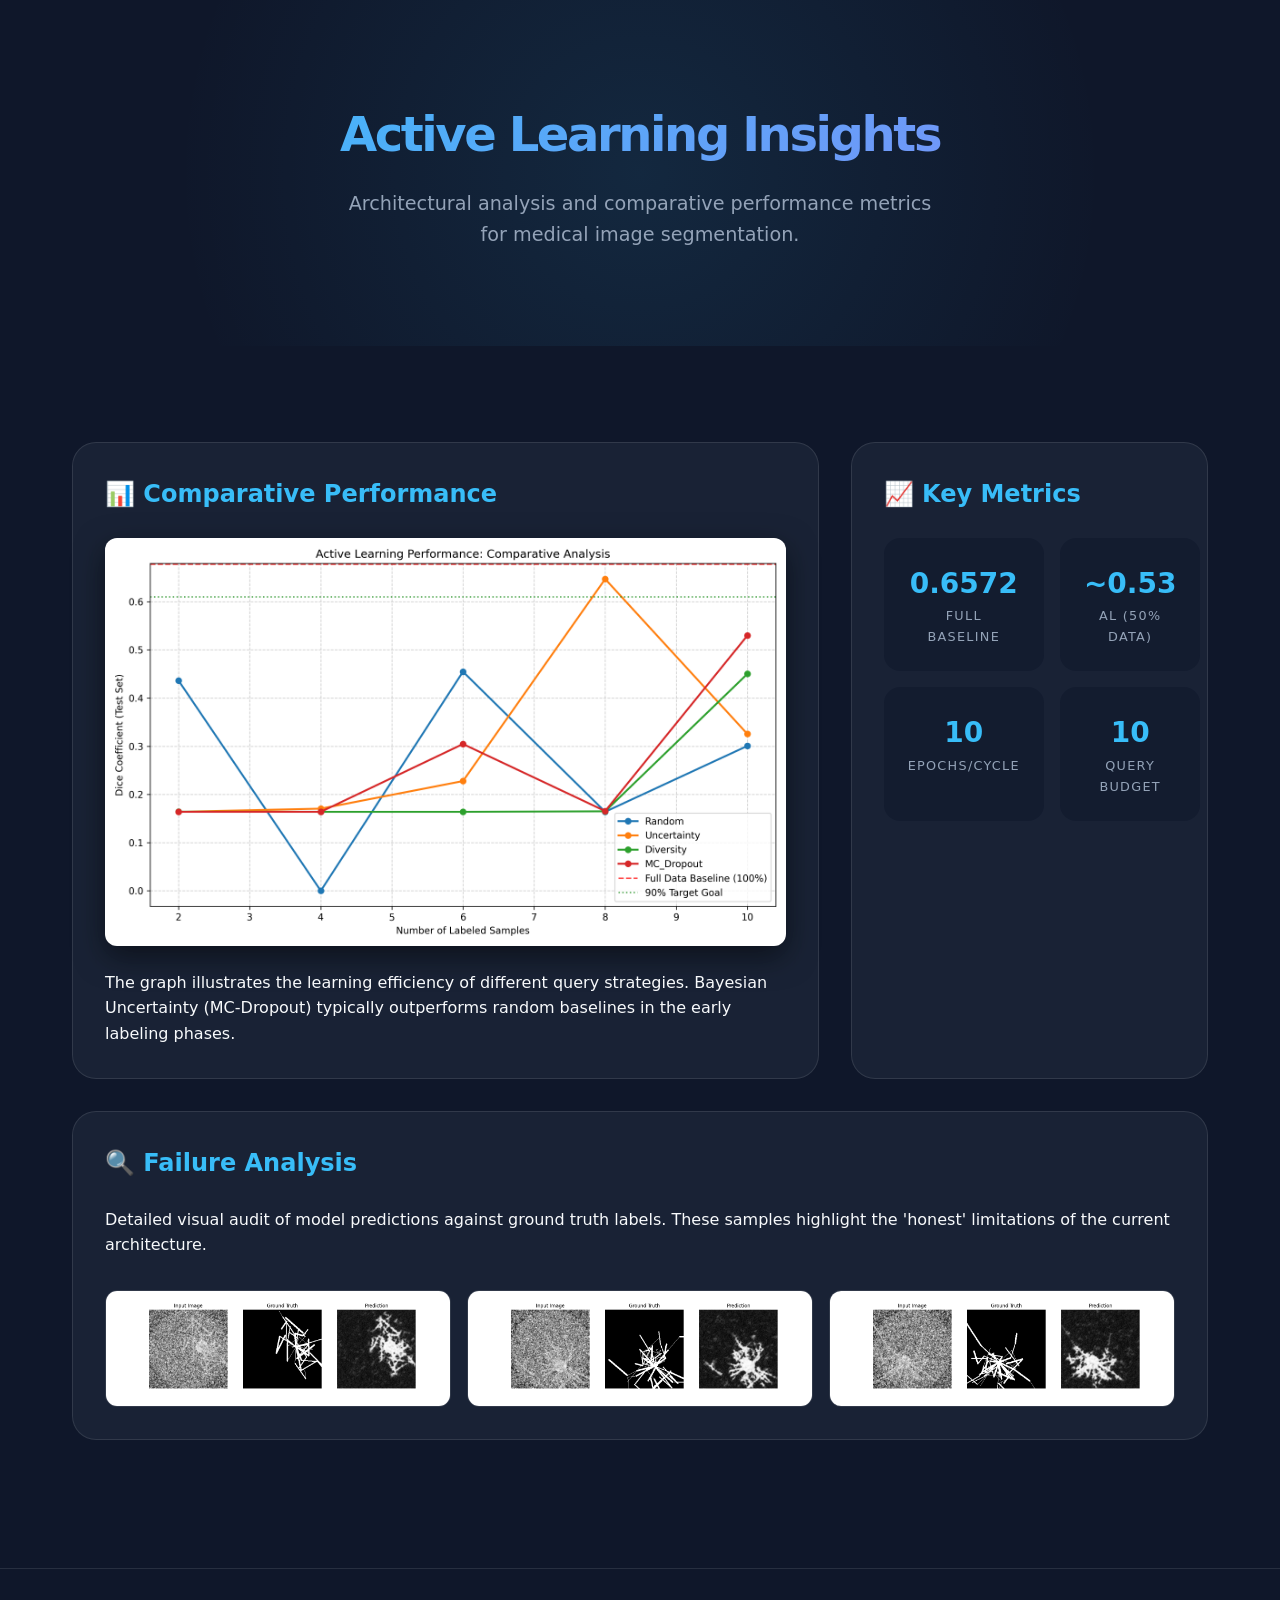
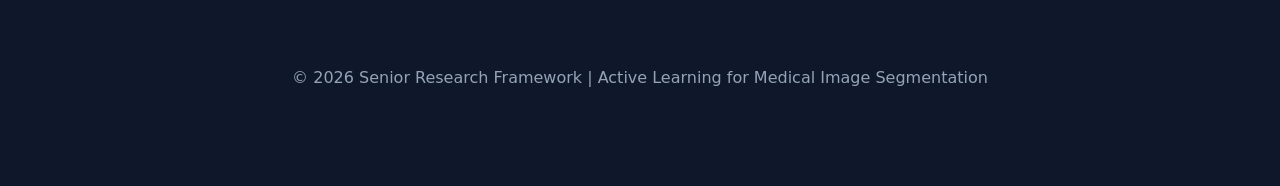
<file: dashboard/index.html>
<!DOCTYPE html>
<html lang="en">
<head>
    <meta charset="UTF-8">
    <meta name="viewport" content="width=device-width, initial-scale=1.0">
    <title>Active Learning | Research Insights</title>
    <link rel="stylesheet" href="style.css">
</head>
<body>
    <header class="animate">
        <div class="container">
            <h1>Active Learning Insights</h1>
            <p class="subtitle">Architectural analysis and comparative performance metrics for medical image segmentation.</p>
        </div>
    </header>

    <main class="container">
        <div class="grid">
            <!-- Performance Section -->
            <section class="card animate" style="grid-column: span 2;">
                <h2>📊 Comparative Performance</h2>
                <img src="assets/al_comparison_standard.png" alt="Performance Graph" class="visual-content">
                <p>The graph illustrates the learning efficiency of different query strategies. Bayesian Uncertainty (MC-Dropout) typically outperforms random baselines in the early labeling phases.</p>
            </section>

            <!-- Stats Section -->
            <section class="card animate">
                <h2>📈 Key Metrics</h2>
                <div class="stats-grid">
                    <div class="stat-item">
                        <div class="stat-value">0.6572</div>
                        <div class="stat-label">Full Baseline</div>
                    </div>
                    <div class="stat-item">
                        <div class="stat-value">~0.53</div>
                        <div class="stat-label">AL (50% Data)</div>
                    </div>
                    <div class="stat-item">
                        <div class="stat-value">10</div>
                        <div class="stat-label">Epochs/Cycle</div>
                    </div>
                    <div class="stat-item">
                        <div class="stat-value">10</div>
                        <div class="stat-label">Query Budget</div>
                    </div>
                </div>
            </section>

            <!-- Failure Analysis Section -->
            <section class="card animate" style="grid-column: span 3;">
                <h2>🔍 Failure Analysis</h2>
                <p>Detailed visual audit of model predictions against ground truth labels. These samples highlight the 'honest' limitations of the current architecture.</p>
                <div class="gallery">
                    <div class="gallery-item"><img src="assets/analysis_0.png" alt="Sample 0"></div>
                    <div class="gallery-item"><img src="assets/analysis_1.png" alt="Sample 1"></div>
                    <div class="gallery-item"><img src="assets/analysis_2.png" alt="Sample 2"></div>
                </div>
            </section>
        </div>
    </main>

    <footer>
        <div class="container">
            <p>&copy; 2026 Senior Research Framework | Active Learning for Medical Image Segmentation</p>
        </div>
    </footer>
</body>
</html>
</file>
<file: dashboard/style.css>
:root {
    --bg-color: #0f172a;
    --card-bg: rgba(30, 41, 59, 0.7);
    --text-primary: #f8fafc;
    --text-secondary: #94a3b8;
    --accent-color: #38bdf8;
    --accent-gradient: linear-gradient(135deg, #38bdf8 0%, #818cf8 100%);
    --glass-border: rgba(255, 255, 255, 0.1);
}

* {
    margin: 0;
    padding: 0;
    box-sizing: border-box;
    font-family: 'Inter', system-ui, -apple-system, sans-serif;
}

body {
    background-color: var(--bg-color);
    color: var(--text-primary);
    line-height: 1.6;
    overflow-x: hidden;
}

.container {
    max-width: 1200px;
    margin: 0 auto;
    padding: 2rem;
}

header {
    text-align: center;
    margin-bottom: 4rem;
    padding: 4rem 0;
    background: radial-gradient(circle at center, rgba(56, 189, 248, 0.1) 0%, transparent 70%);
}

h1 {
    font-size: 3rem;
    font-weight: 800;
    background: var(--accent-gradient);
    -webkit-background-clip: text;
    -webkit-text-fill-color: transparent;
    margin-bottom: 1rem;
    letter-spacing: -0.05em;
}

.subtitle {
    color: var(--text-secondary);
    font-size: 1.2rem;
    max-width: 600px;
    margin: 0 auto;
}

.grid {
    display: grid;
    grid-template-columns: repeat(auto-fit, minmax(350px, 1fr));
    gap: 2rem;
}

.card {
    background: var(--card-bg);
    backdrop-filter: blur(12px);
    border: 1px solid var(--glass-border);
    border-radius: 24px;
    padding: 2rem;
    transition: transform 0.3s ease, border-color 0.3s ease;
}

.card:hover {
    transform: translateY(-5px);
    border-color: rgba(56, 189, 248, 0.4);
}

.card h2 {
    font-size: 1.5rem;
    margin-bottom: 1.5rem;
    color: var(--accent-color);
    display: flex;
    align-items: center;
    gap: 0.75rem;
}

.visual-content {
    width: 100%;
    border-radius: 12px;
    background: #000;
    margin-bottom: 1rem;
    box-shadow: 0 10px 30px rgba(0,0,0,0.5);
}

.stats-grid {
    display: grid;
    grid-template-columns: 1fr 1fr;
    gap: 1rem;
}

.stat-item {
    background: rgba(15, 23, 42, 0.5);
    padding: 1.5rem;
    border-radius: 16px;
    text-align: center;
}

.stat-value {
    font-size: 1.75rem;
    font-weight: 700;
    color: var(--accent-color);
}

.stat-label {
    font-size: 0.8rem;
    color: var(--text-secondary);
    text-transform: uppercase;
    letter-spacing: 0.1em;
}

.gallery {
    display: grid;
    grid-template-columns: repeat(3, 1fr);
    gap: 1rem;
    margin-top: 2rem;
}

.gallery-item {
    border-radius: 12px;
    overflow: hidden;
    border: 1px solid var(--glass-border);
}

.gallery-item img {
    width: 100%;
    display: block;
}

footer {
    text-align: center;
    margin-top: 6rem;
    padding: 4rem 0;
    color: var(--text-secondary);
    border-top: 1px solid var(--glass-border);
}

@keyframes fadeIn {
    from { opacity: 0; transform: translateY(20px); }
    to { opacity: 1; transform: translateY(0); }
}

.animate {
    animation: fadeIn 0.8s cubic-bezier(0.4, 0, 0.2, 1) forwards;
}
</file>
